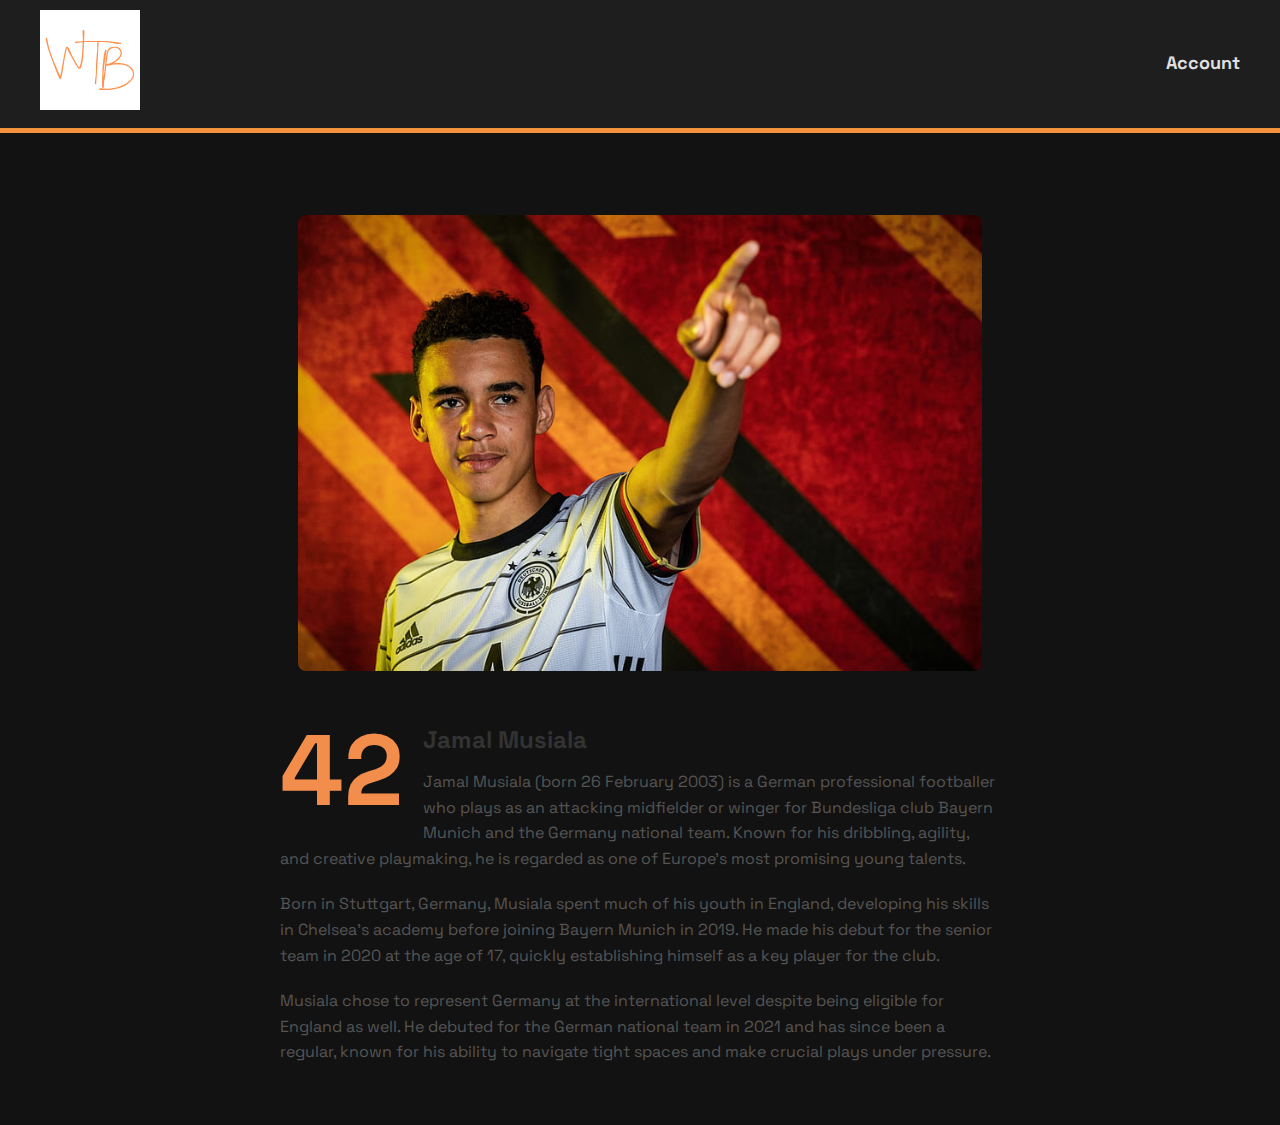
<file: app/templates/musiala.html>
<!DOCTYPE html>
<html lang="en">
<head>
    <meta charset="UTF-8">
    <meta name="viewport" content="width=device-width, initial-scale=1.0">
    <title>Jamal Musiala</title>
    <link rel="stylesheet" href="../../static/css/index.css">
    <link href="https://fonts.googleapis.com/css2?family=Space+Grotesk:wght@300..700&display=swap" rel="stylesheet">
    <style>
        /* Dark mode styling */
        body {
            background-color: #121212;
            color: #e0e0e0;
            font-family: 'Space Grotesk', sans-serif;
        }
        
        .header, .line {
            background-color: #1e1e1e;
            border-bottom: 5px solid #f3913d;
            display: flex;
            justify-content: space-between;
            align-items: center;
            padding: 10px 20px;
        }
        
        .account {
            color: #e0e0e0;
            cursor: pointer;
        }
        
        /* Image styling and hover animation */
        .main-image {
            width: 90%;
            max-width: 700px;
            border-radius: 8px;
            margin: 20px auto;
            display: block;
            transition: transform 0.3s ease;
        }
        
        .main-image:hover {
            transform: scale(1.05);
        }
        
        /* Highlighted number hover effect */
        .highlighted-number {
            font-size: 100px;
            font-weight: bold;
            color: #f28d4c;
            transition: color 0.3s ease;
        }
        
        .highlighted-number:hover {
            color: #f3913d;
        }
        
        /* Account and logo hover effect */
        .account:hover {
            color: #f3913d;
            transition: color 0.3s ease;
        }
        
        .logo img:hover {
            filter: brightness(1.2);
            transition: filter 0.3s ease;
        }
        
        .text-content {
            padding: 20px;
        }
        
        .space-grotesk-header {
            font-size: 2rem;
            margin: 10px 0;
        }
        
        .space-grotesk-paragraph {
            margin: 10px 0;
            line-height: 1.6;
        }
    </style>
</head>
<body>
    <header class="header">
        <div class="logo">
            <img src="../../static/images/wtb-2.svg" alt="Logo">
        </div>
        <div class="account">Account</div>
    </header>
    <div class="line"></div>
    <div class="container">
        <main class="content">
            <img src="../../static/images/9.jpg" alt="Main image" class="main-image">
            <div class="text-content">
                <div class="highlighted-number">42</div>
                <h2 class="space-grotesk-header">Jamal Musiala</h2>
                <p class="space-grotesk-paragraph">Jamal Musiala (born 26 February 2003) is a German professional footballer who plays as an attacking midfielder or winger for Bundesliga club Bayern Munich and the Germany national team. Known for his dribbling, agility, and creative playmaking, he is regarded as one of Europe’s most promising young talents.</p>
                <p class="space-grotesk-paragraph">Born in Stuttgart, Germany, Musiala spent much of his youth in England, developing his skills in Chelsea’s academy before joining Bayern Munich in 2019. He made his debut for the senior team in 2020 at the age of 17, quickly establishing himself as a key player for the club.</p>
                <p class="space-grotesk-paragraph">Musiala chose to represent Germany at the international level despite being eligible for England as well. He debuted for the German national team in 2021 and has since been a regular, known for his ability to navigate tight spaces and make crucial plays under pressure.</p>
            </div>
        </main>
    </div>
</body>
</html>
</file>
<file: static/css/index.css>
.space-grotesk-header {
    font-family: "Space Grotesk", serif;
    font-optical-sizing: auto;
    font-weight: 700; /* Use any weight from 300 to 700 */
    font-style: normal;
  }
  
  .space-grotesk-paragraph {
    font-family: "Space Grotesk", serif;
    font-optical-sizing: auto;
    font-weight: 400; /* Adjust weight as needed */
    font-style: normal;
  }

* {
    margin: 0;
    padding: 0;
    box-sizing: border-box;
  }
  
  body {
    font-family: 'Space Grotesk', Arial, sans-serif;
    line-height: 1.6;
  }
  
  .container {
    max-width: 800px;
    margin: auto;
    padding: 20px;
    position: relative;
  }
  
  .highlighted-number {
    font-size: 120px;
    font-weight: bold;
    color: #f28d4c;
    float: left;
    line-height: 1;
    margin-right: 20px;
    margin-top: 10px;
  }
  
  .text-content h1 {
    font-size: 24px;
    margin-bottom: 10px;
    color: #333;
  }
  
  .text-content p {
    margin-bottom: 20px;
    color: #555;
  }
  /* Reset default margin and padding */
* {
    margin: 0;
    padding: 0;
    box-sizing: border-box;
  }
  
  body {
    font-family: Arial, sans-serif;
    line-height: 1.6;
  }
  
  .header {
    display: flex;
    justify-content: space-between;
    align-items: center;
    padding: 10px;
    position: fixed;
    width: 100%;
    top: 0;
    left: 0;
    background-color: #fff;
    z-index: 1000;
  }
  
  .logo img {
    width: 100px; /* Adjust the logo size as needed */
    margin-left: 20px;
  }
  
  .account {
    font-family: 'Space Grotesk', Arial, sans-serif;
    font-size: 18px;
    font-weight: bold;
    margin-right: 20px;
  }
  
  .line {
    height: 5px;
    background-color: #f3913d;
    width: 100%;
    margin-top: 50px; /* Adjust based on header height */
  }
  
  .container {
    max-width: 800px;
    margin: 100px auto 0; /* Adjust top margin for header space */
    padding: 20px;
    position: relative;
  }
  
  .content {
    text-align: center;
  }
  
  .main-image {
    width: 100%;
    max-width: 800px; /* Optional to control image width */
    border-radius: 8px;
    margin: 0 auto 20px;
    display: block;
  }
  
  .text-content {
    text-align: left;
    position: relative;
  }
  
  .highlighted-number {
    font-family: 'Space Grotesk', Arial, sans-serif;
    font-size: 120px;
    font-weight: bold;
    color: #f28d4c;
    float: left;
    line-height: 1;
    margin-right: 20px;
    margin-top: 10px;
  }
  
  .text-content h2 {
    font-size: 24px;
    margin-bottom: 10px;
    color: #333;
  }
  
  .text-content p {
    margin-bottom: 20px;
    color: #555;
  }

  .header {
    display: flex;
    justify-content: space-between;
    align-items: center;
    padding: 10px;
    position: fixed;
    width: 100%;
    top: 0;
    left: 0;
    background-color: #fff;
    border-bottom: 5px solid #f3913d; /* Orange bottom border */
    z-index: 1000;
}
</file>
